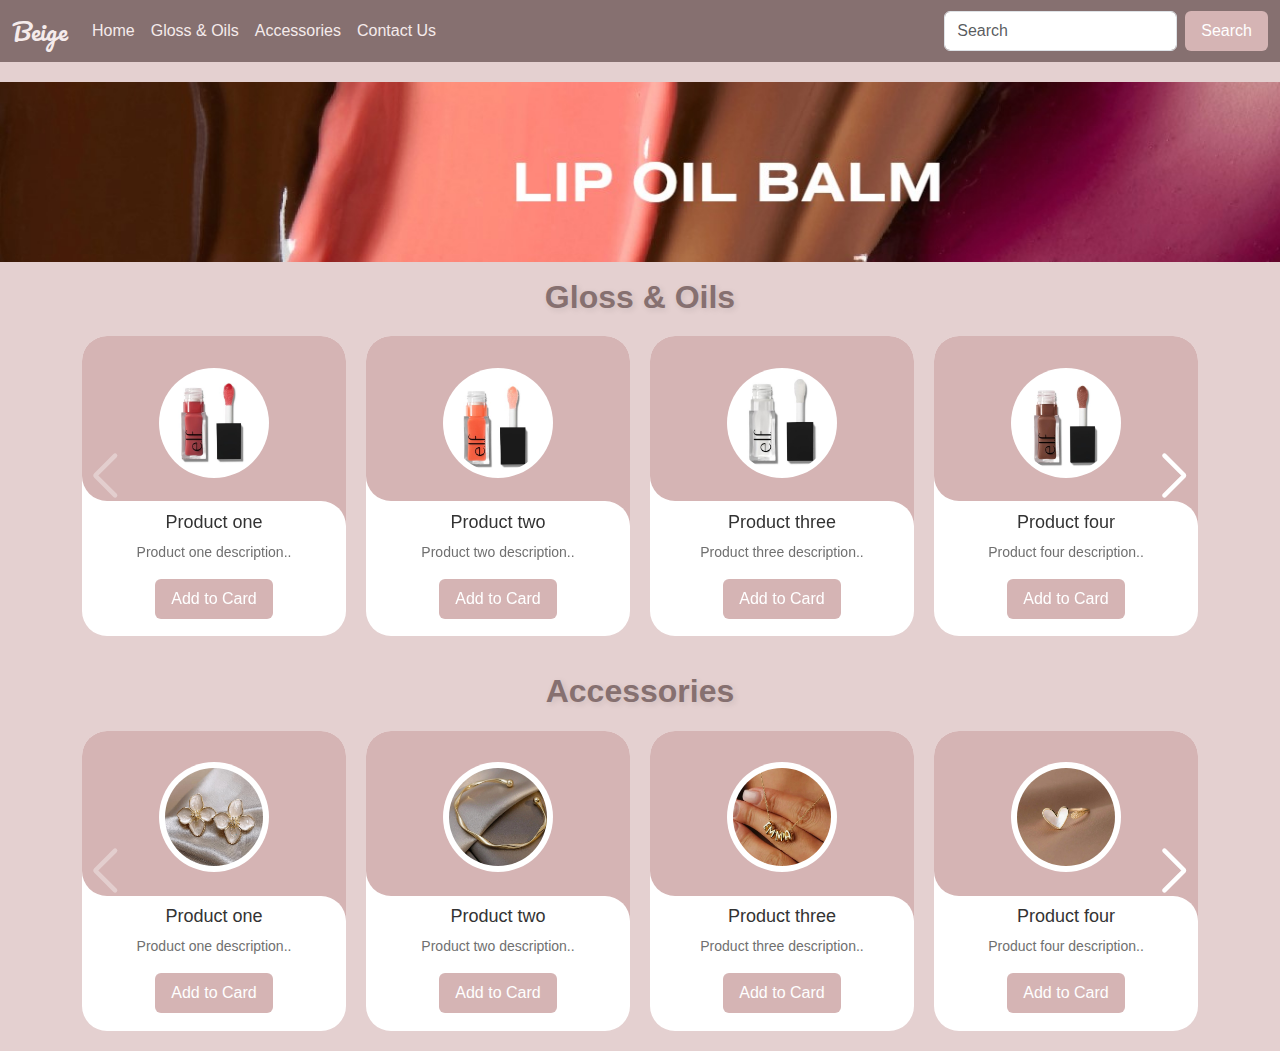
<file: index.html>
<!DOCTYPE html>
<html lang="en">
<head>
    <meta charset="UTF-8">
    <meta name="viewport" content="width=device-width, initial-scale=1.0">
    <title>Beige</title>
    <!-- swiper css-->
     <link rel="stylesheet" href="style/swiper-bundle.min.css">
    
    <link href="https://cdn.jsdelivr.net/npm/bootstrap@5.3.3/dist/css/bootstrap.min.css" rel="stylesheet">
    <script src="https://cdn.jsdelivr.net/npm/bootstrap@5.3.3/dist/js/bootstrap.bundle.min.js"></script>
    
    <link rel="stylesheet" href="style/style.css">
    <style>
      .swiper {
        width: 100%;
        height: 100%;
      }
  
      .swiper-slide {
        text-align: center;
        font-size: 18px;
        background: #fff;
        display: flex;
        justify-content: center;
        align-items: center;
      }
  
      .swiper-slide img {
        display: block;
        width: 100%;
        height: 100%;
        object-fit: cover;
      }
  
      .swiper {
        width: 100%;
        height: 300px;
        margin: 20px auto;
      }
  
      .append-buttons {
        text-align: center;
        margin-top: 20px;
      }
  
      .append-buttons button {
        display: inline-block;
        cursor: pointer;
        border: 1px solid #007aff;
        color: #007aff;
        text-decoration: none;
        padding: 4px 10px;
        border-radius: 4px;
        margin: 0 10px;
        font-size: 13px;
      }
    </style>

</head>
<body>
    <nav class="navbar navbar-expand-sm">
        <div class="container-fluid">
          <a class="navbar-brand" href="javascript:void(0)">Beige</a>
          <button class="navbar-toggler" type="button" data-bs-toggle="collapse" data-bs-target="#mynavbar">
            <span class="navbar-toggler-icon"></span>
          </button>
          <div class="collapse navbar-collapse" id="mynavbar">
            <ul class="navbar-nav me-auto">
              <li class="nav-item">
                <a class="nav-link" href="index.html">Home</a>
              </li>
              <li class="nav-item">
                <a class="nav-link" href="models/gloss_oil_page/gloss_oil_page.html">Gloss & Oils</a>
              </li>
              <li class="nav-item">
                <a class="nav-link" href="javascript:void(0)">Accessories</a>
              </li>
              <li class="nav-item">
                <a class="nav-link" href="javascript:void(0)">Contact Us</a>
              </li>
            </ul>
            <form class="d-flex">
              <input class="form-control me-2" type="text" placeholder="Search">
              <button class="btn" type="button">Search</button>
            </form>
          </div>
        </div>
      </nav>
      <div class="head-image">
        <img src="assets/img1.jpg" alt="">
      </div>
      <div class="container mt-3">
        <h2 class="category">Gloss & Oils</h2>
        <div class="carousel">
        <div #swiperRef="" class="swiper mySwiper">
          <div class="swiper-wrapper">
            
              <div class="card swiper-slide">
                <div class="image-content">
                  <span class="overlay"></span>
                  <div class="card-image">
                    <img src="assets/p1.jpg" alt="" class="card-img">
                  </div>
                </div>
                <div class="card-content">
                  <h2 class="name">Product one</h2>
                  <p class="description">Product one description..</p>
                  <button class="btn">Add to Card</button>
                </div>
              </div>
              <div class="card swiper-slide">
                <div class="image-content">
                  <span class="overlay"></span>
                  <div class="card-image">
                    <img src="assets/p2.jpg" alt="" class="card-img">
                  </div>
                </div>
                <div class="card-content">
                  <h2 class="name">Product two</h2>
                  <p class="description">Product two description..</p>
                  <button class="btn">Add to Card</button>
                </div>
            </div>
              <div class="card swiper-slide">
                <div class="image-content">
                  <span class="overlay"></span>
                  <div class="card-image">
                    <img src="assets/p3.jpg" alt="" class="card-img">
                  </div>
                </div>
                <div class="card-content">
                  <h2 class="name">Product three</h2>
                  <p class="description">Product three description..</p>
                  <button class="btn">Add to Card</button>
                </div>
            </div>
              <div class="card swiper-slide">
                <div class="image-content">
                  <span class="overlay"></span>
                  <div class="card-image">
                    <img src="assets/P4.jpg" alt="" class="card-img">
                  </div>
                </div>
                <div class="card-content">
                  <h2 class="name">Product four</h2>
                  <p class="description">Product four description..</p>
                  <button class="btn">Add to Card</button>
                </div>
              </div>
              <div class="card swiper-slide">
                <div class="image-content">
                  <span class="overlay"></span>
                  <div class="card-image">
                    <img src="assets/p5.jpg" alt="" class="card-img">
                  </div>
                </div>
                <div class="card-content">
                  <h2 class="name">Product five</h2>
                  <p class="description">Product five description..</p>
                  <button class="btn">Add to Card</button>
                </div>
              </div>
              <div class="card swiper-slide">
                <div class="image-content">
                  <span class="overlay"></span>
                  <div class="card-image">
                    <img src="assets/p6.jpg" alt="" class="card-img">
                  </div>
                </div>
                <div class="card-content">
                  <h2 class="name">Product six</h2>
                  <p class="description">Product six description..</p>
                  <button class="btn">Add to Card</button>
                </div>
              </div>
              <div class="card swiper-slide">
                <div class="image-content">
                  <span class="overlay"></span>
                  <div class="card-image">
                    <img src="assets/p1.jpg" alt="" class="card-img">
                  </div>
                </div>
                <div class="card-content">
                  <h2 class="name">Product seven</h2>
                  <p class="description">Product seven description..</p>
                  <button class="btn">Add to Card</button>
                </div>
              </div>
            
          </div>
          <div class="swiper-button-next arrow"></div>
          <div class="swiper-button-prev arrow"></div>
        </div>
        </div>
      </div>
      <!--Accessories-->
      <div class="container mt-3">
        <h2 class="category">Accessories</h2>
        <div class="carousel">
        <div #swiperRef="" class="swiper mySwiper">
          <div class="swiper-wrapper">
              <div class="card swiper-slide">
                <div class="image-content">
                  <span class="overlay"></span>
                  <div class="card-image">
                    <img src="assets/a1.jpg" alt="" class="card-img">
                  </div>
                </div>
                <div class="card-content">
                  <h2 class="name">Product one</h2>
                  <p class="description">Product one description..</p>
                  <button class="btn">Add to Card</button>
                </div>
              </div>
              <div class="card swiper-slide">
                <div class="image-content">
                  <span class="overlay"></span>
                  <div class="card-image">
                    <img src="assets/a2.jpg" alt="" class="card-img">
                  </div>
                </div>
                <div class="card-content">
                  <h2 class="name">Product two</h2>
                  <p class="description">Product two description..</p>
                  <button class="btn">Add to Card</button>
                </div>
            </div>
              <div class="card swiper-slide">
                <div class="image-content">
                  <span class="overlay"></span>
                  <div class="card-image">
                    <img src="assets/a3.jpg" alt="" class="card-img">
                  </div>
                </div>
                <div class="card-content">
                  <h2 class="name">Product three</h2>
                  <p class="description">Product three description..</p>
                  <button class="btn">Add to Card</button>
                </div>
            </div>
              <div class="card swiper-slide">
                <div class="image-content">
                  <span class="overlay"></span>
                  <div class="card-image">
                    <img src="assets/a4.jpg" alt="" class="card-img">
                  </div>
                </div>
                <div class="card-content">
                  <h2 class="name">Product four</h2>
                  <p class="description">Product four description..</p>
                  <button class="btn">Add to Card</button>
                </div>
              </div>
              <div class="card swiper-slide">
                <div class="image-content">
                  <span class="overlay"></span>
                  <div class="card-image">
                    <img src="assets/a5.jpg" alt="" class="card-img">
                  </div>
                </div>
                <div class="card-content">
                  <h2 class="name">Product five</h2>
                  <p class="description">Product five description..</p>
                  <button class="btn">Add to Card</button>
                </div>
              </div>
              <div class="card swiper-slide">
                <div class="image-content">
                  <span class="overlay"></span>
                  <div class="card-image">
                    <img src="assets/a6.jpg" alt="" class="card-img">
                  </div>
                </div>
                <div class="card-content">
                  <h2 class="name">Product six</h2>
                  <p class="description">Product six description..</p>
                  <button class="btn">Add to Card</button>
                </div>
              </div>
              <div class="card swiper-slide">
                <div class="image-content">
                  <span class="overlay"></span>
                  <div class="card-image">
                    <img src="assets/a7.jpg" alt="" class="card-img">
                  </div>
                </div>
                <div class="card-content">
                  <h2 class="name">Product seven</h2>
                  <p class="description">Product seven description..</p>
                  <button class="btn">Add to Card</button>
                </div>
              </div>
            
          </div>
          <div class="swiper-button-next arrow"></div>
          <div class="swiper-button-prev arrow"></div>
        </div>
        </div>
      </div>
      <script>
        console.log(window.innerWidth)
      </script>
</body>
<!--swiper JS-->
<script src="models/swiper-bundle.min.js"></script>
<!--Javascript-->
<script src="models/script.js"></script>
</html>
</file>
<file: style/style.css>
@import url('https://fonts.googleapis.com/css2?family=Pacifico&family=Work+Sans:ital,wght@0,100..900;1,100..900&display=swap');

:root{
    --primary-color: #F5EBEB;  
    --secondary-color: #E4D0D0; 
    --accent-color: #D5B4B4;    
    --highlight-color: #867070; 
}

body {
    background-color: var(--secondary-color); 
    color: var(--primary-color);             
    font-family: Arial, sans-serif;       
    min-height: 100vh;  
}
.navbar{
    z-index: 2;
    top: 0;
    position: sticky;
}
.container-fluid, .navbar{
    position: sticky;
    background-color: var(--highlight-color);
}

.nav-link{
    color: var(--primary-color);     
}

.navbar-brand {
    font-family: 'Pacifico', cursive; 
    color: var(--primary-color);      
    font-size: 1.5rem;             
}
.navbar-brand:hover {
    cursor: context-menu;
    font-family: 'Pacifico', cursive; 
    color: var(--primary-color);      
    font-size: 1.5rem;             
}

.btn{
    background-color: var(--accent-color);
}
.btn:hover{
    background-color: var(--secondary-color);
    color: black;
}
.head-image {
    margin: auto;
    width: 1450px; 
    height: 200px; 
    overflow: hidden;
    text-align: center; 
}

.head-image img {
    margin-top: 20px;
    width: 100%; 
    height: 200px;  
    object-fit: cover;
    display: block; 
}


.category {
    color: var(--highlight-color); /* Using the highlight color for text */
    font-size: 2rem; /* Slightly smaller font size for a clean, modern look */
    font-weight: 600; /* Semi-bold weight for clarity */
    margin: 0;
    text-align: center; /* Center-align for better presentation */
    text-shadow: 2px 2px 6px rgba(0, 0, 0, 0.1); /* Light shadow for subtle depth */
    font-family: 'Arial', sans-serif; /* Simple, easy-to-read font */
}


.carousel{
    display: flex;
    align-items: center;
    justify-content: center;
}
.slide-container{
    max-width: 1120px;
    width: 100%;
    background-color: gray;
    padding: 40px 0;
}
.slide-content{
    margin: 0 40px;
}
.card,
.swiper-slide{

    border-radius: 25px;
    background-color: #FFF;
    border: 0;
    transition-duration: .2s;
}
.card:hover{
    transform: scale(.9);
    
}
.image-content,
.card-content{
    display: flex;
    flex-direction: column;
    align-items: center;
    padding: 10px 14px;
}
.card-content{
    position: relative;
    padding: 25x 0;
}
.overlay{
    position: absolute;
    left: 0;
    top: 0;
    height: 55%;
    width: 100%;
    background-color: var(--accent-color);
    border-radius: 25px 25px 0 25px;
}
.overlay::before,
.overlay::after{
    content: '';
    position: absolute;
    right: 0;
    bottom: -40px;
    height: 40px;
    width: 40px;
    background-color: var(--accent-color);
}
.overlay::after{
    border-radius: 0 25px 0 0;
    background-color: #FFF;
}

.card-image{
    position: relative;
    height: 110px;
    width: 110px;
    border-radius: 50%;
    background: #FFF;
    padding: 6px;
    margin: 14px;
}
.card-image .card-img{
    height: 100%;
    width: 100%;
    object-fit: cover;
    border-radius: 50%;
}

.name{
    font-size: 18px;
    font-weight: 500;
    color: #333;
}
.description{
    font-size: 14px;
    color: #707070;
    text-align: center;
}
.btn{
    border: none;
    font-size: 16px;
    color: #FFF;
    padding: 8px 16px;
    border-radius: 6px;
    cursor: pointer;
    transition: all 0.3s ease;
}
.arrow{
    /* color: var(--highlight-color); */
    color: white;
    font-weight: bold;
    padding-bottom: 20px;
}
</file>
